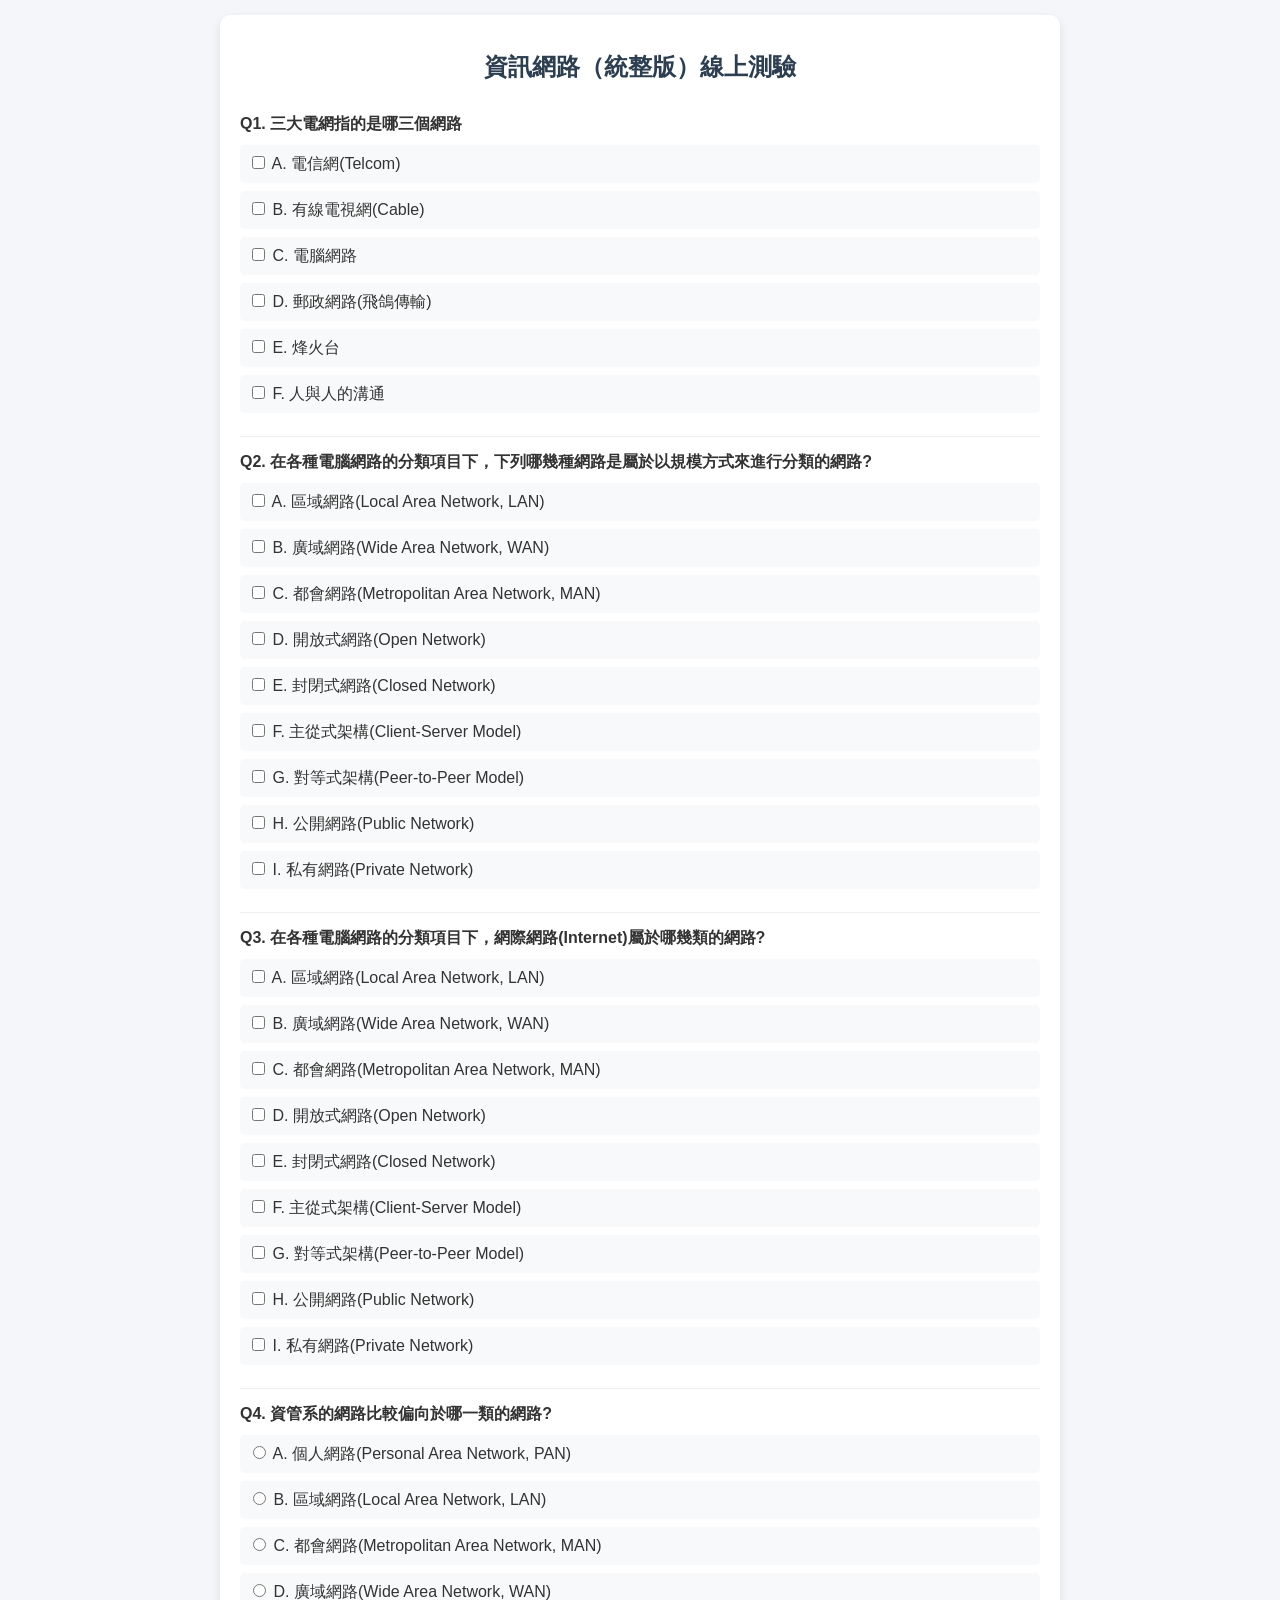
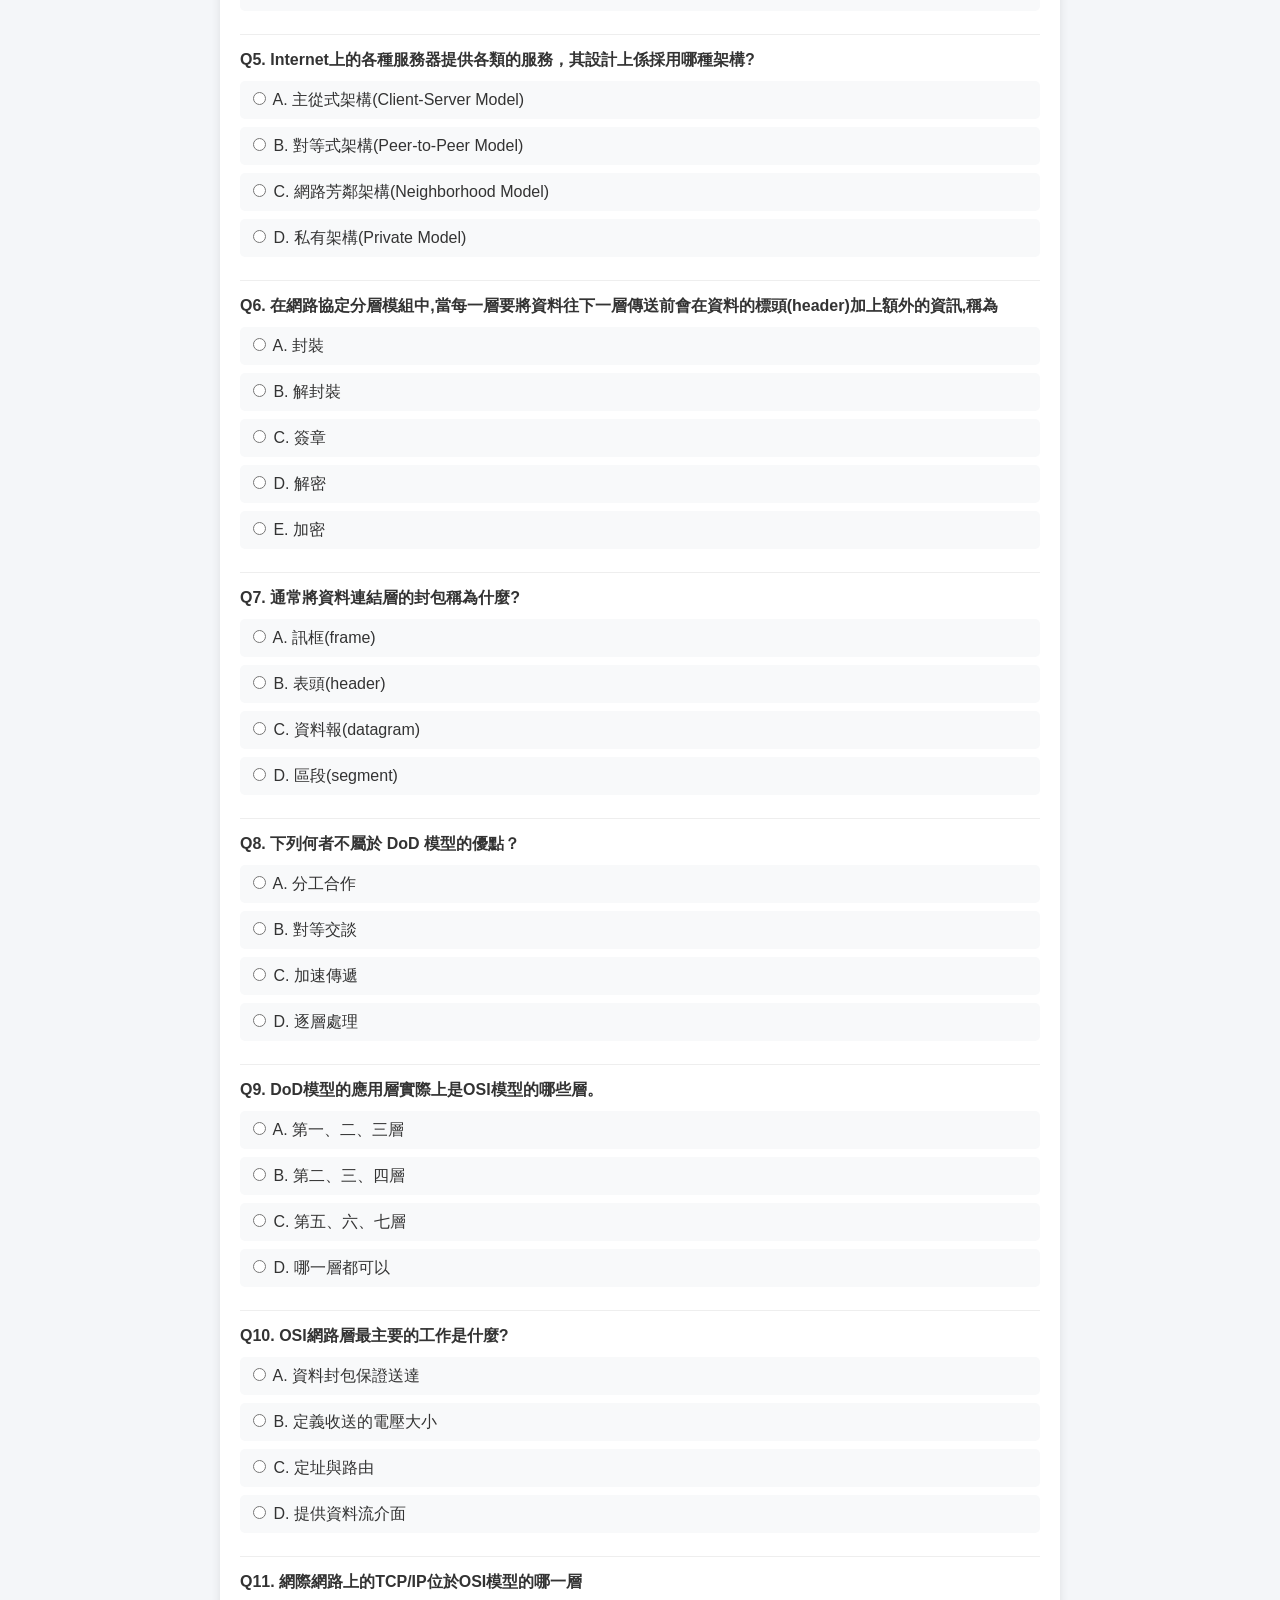
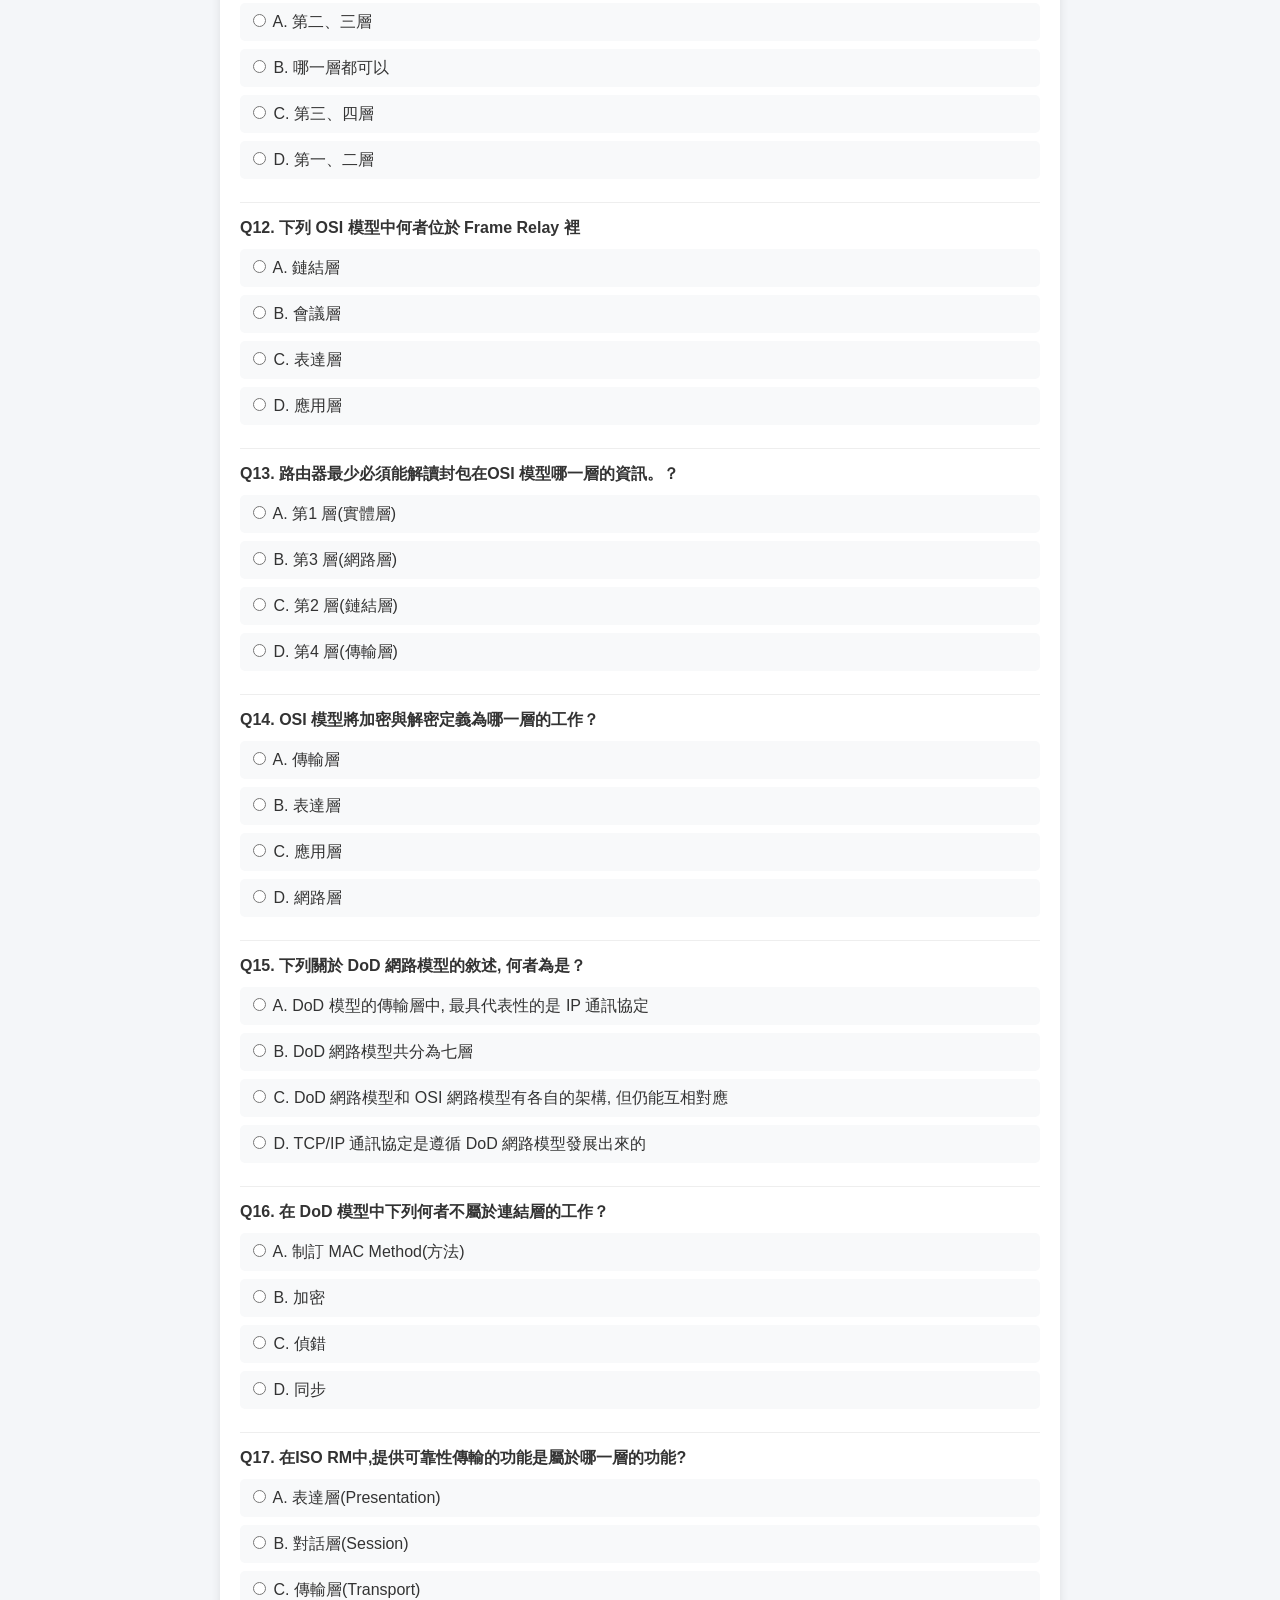
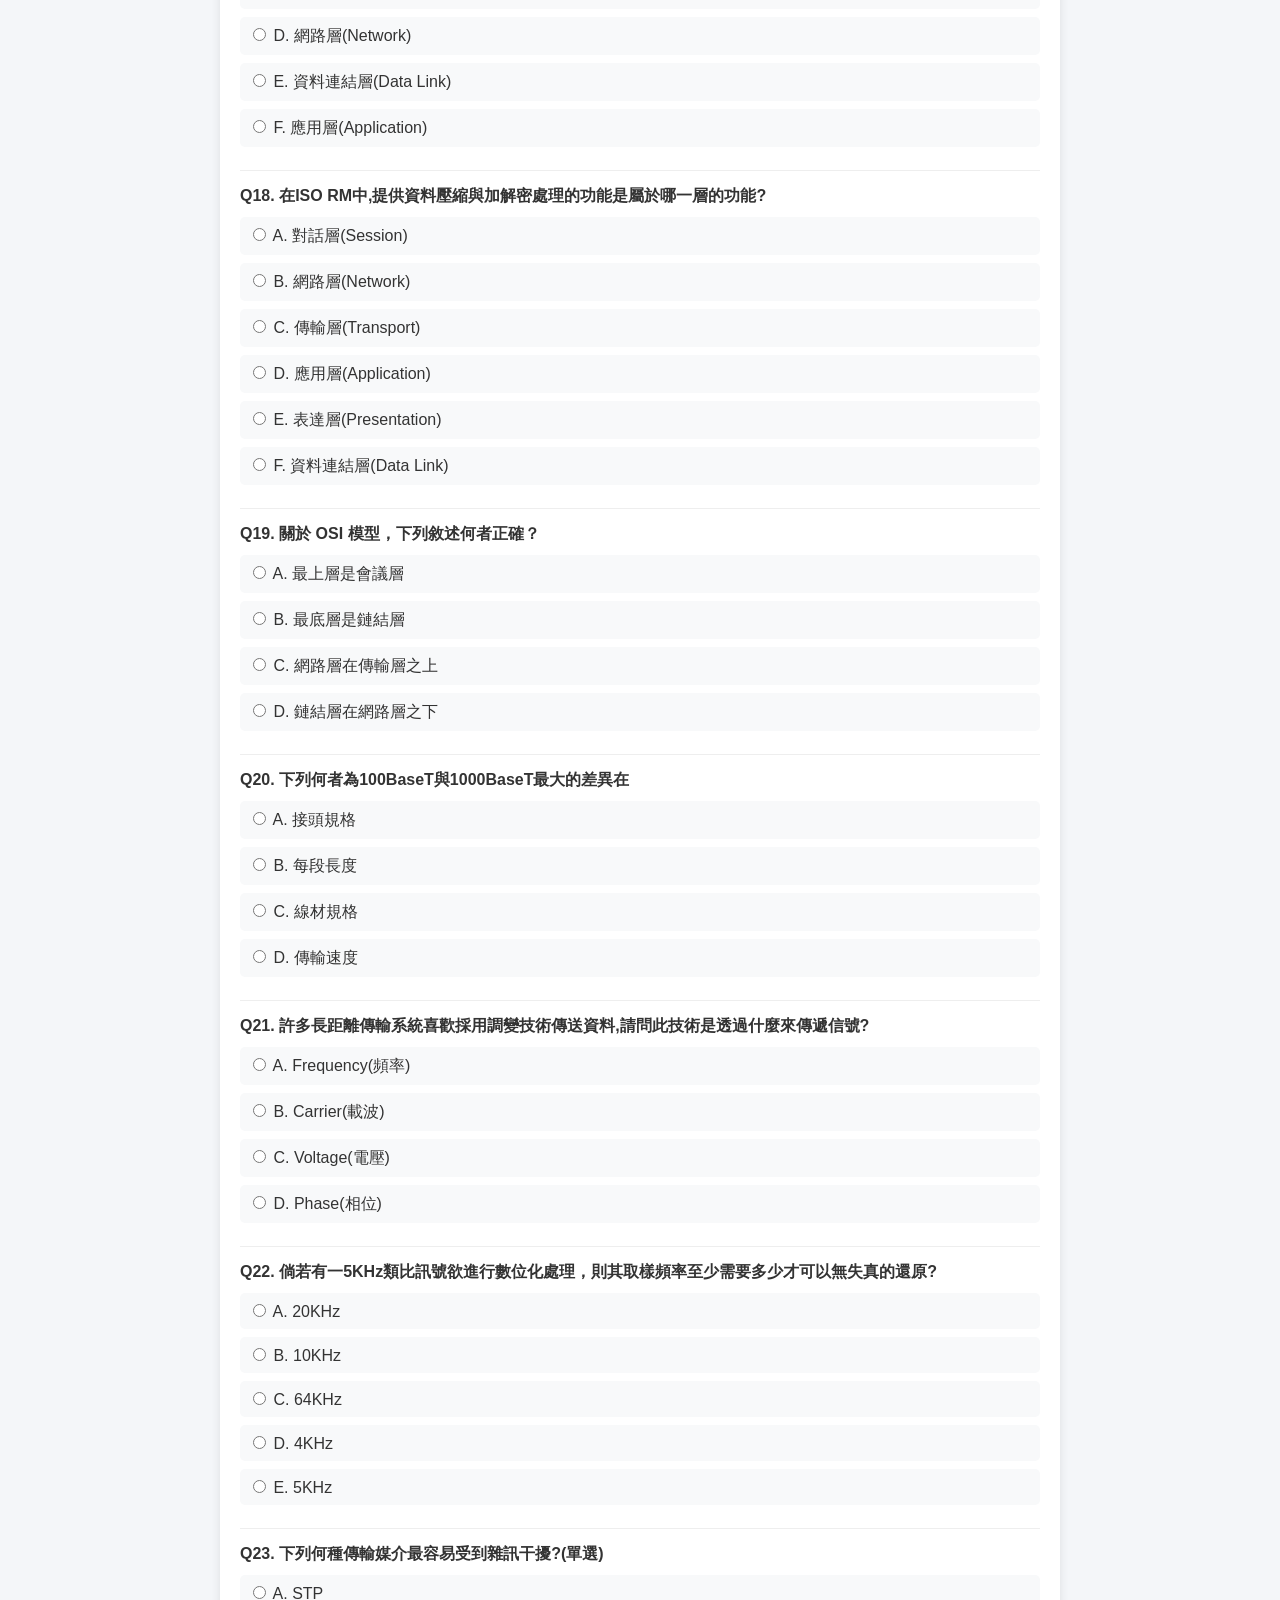
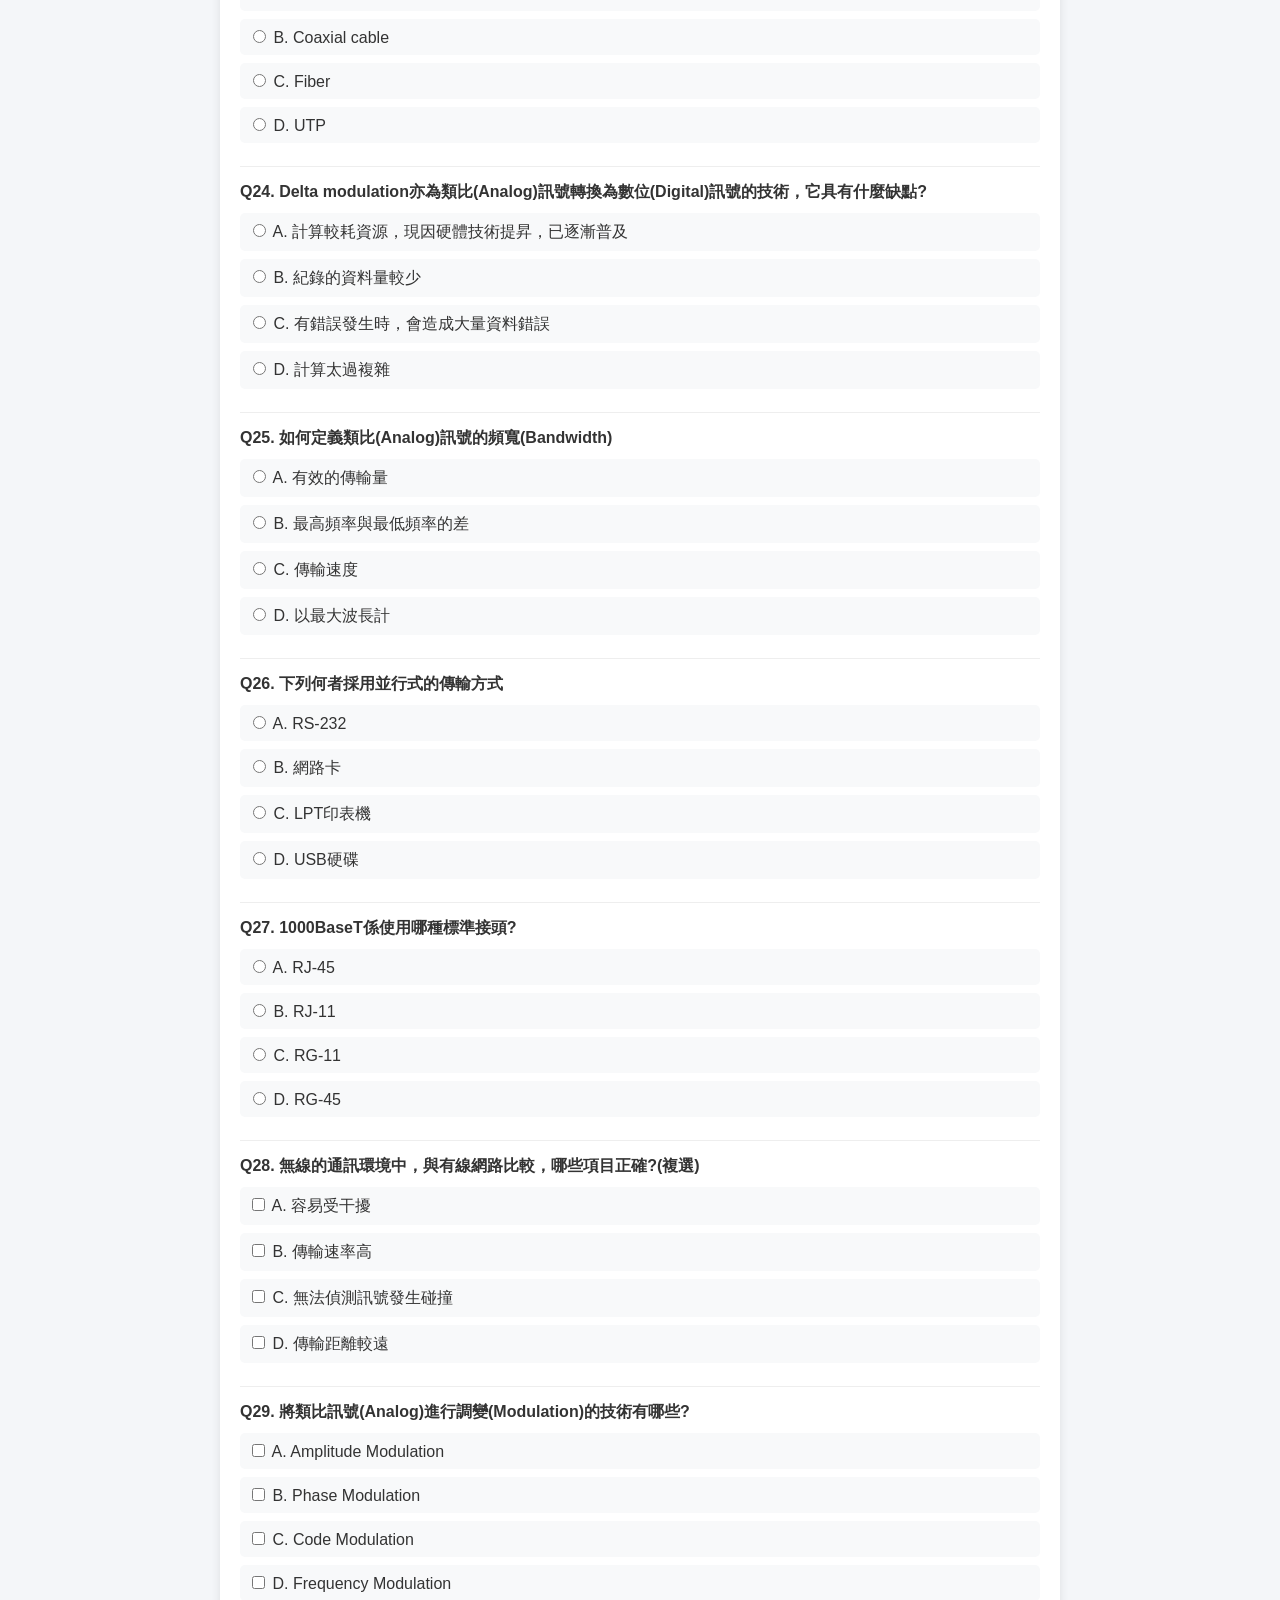
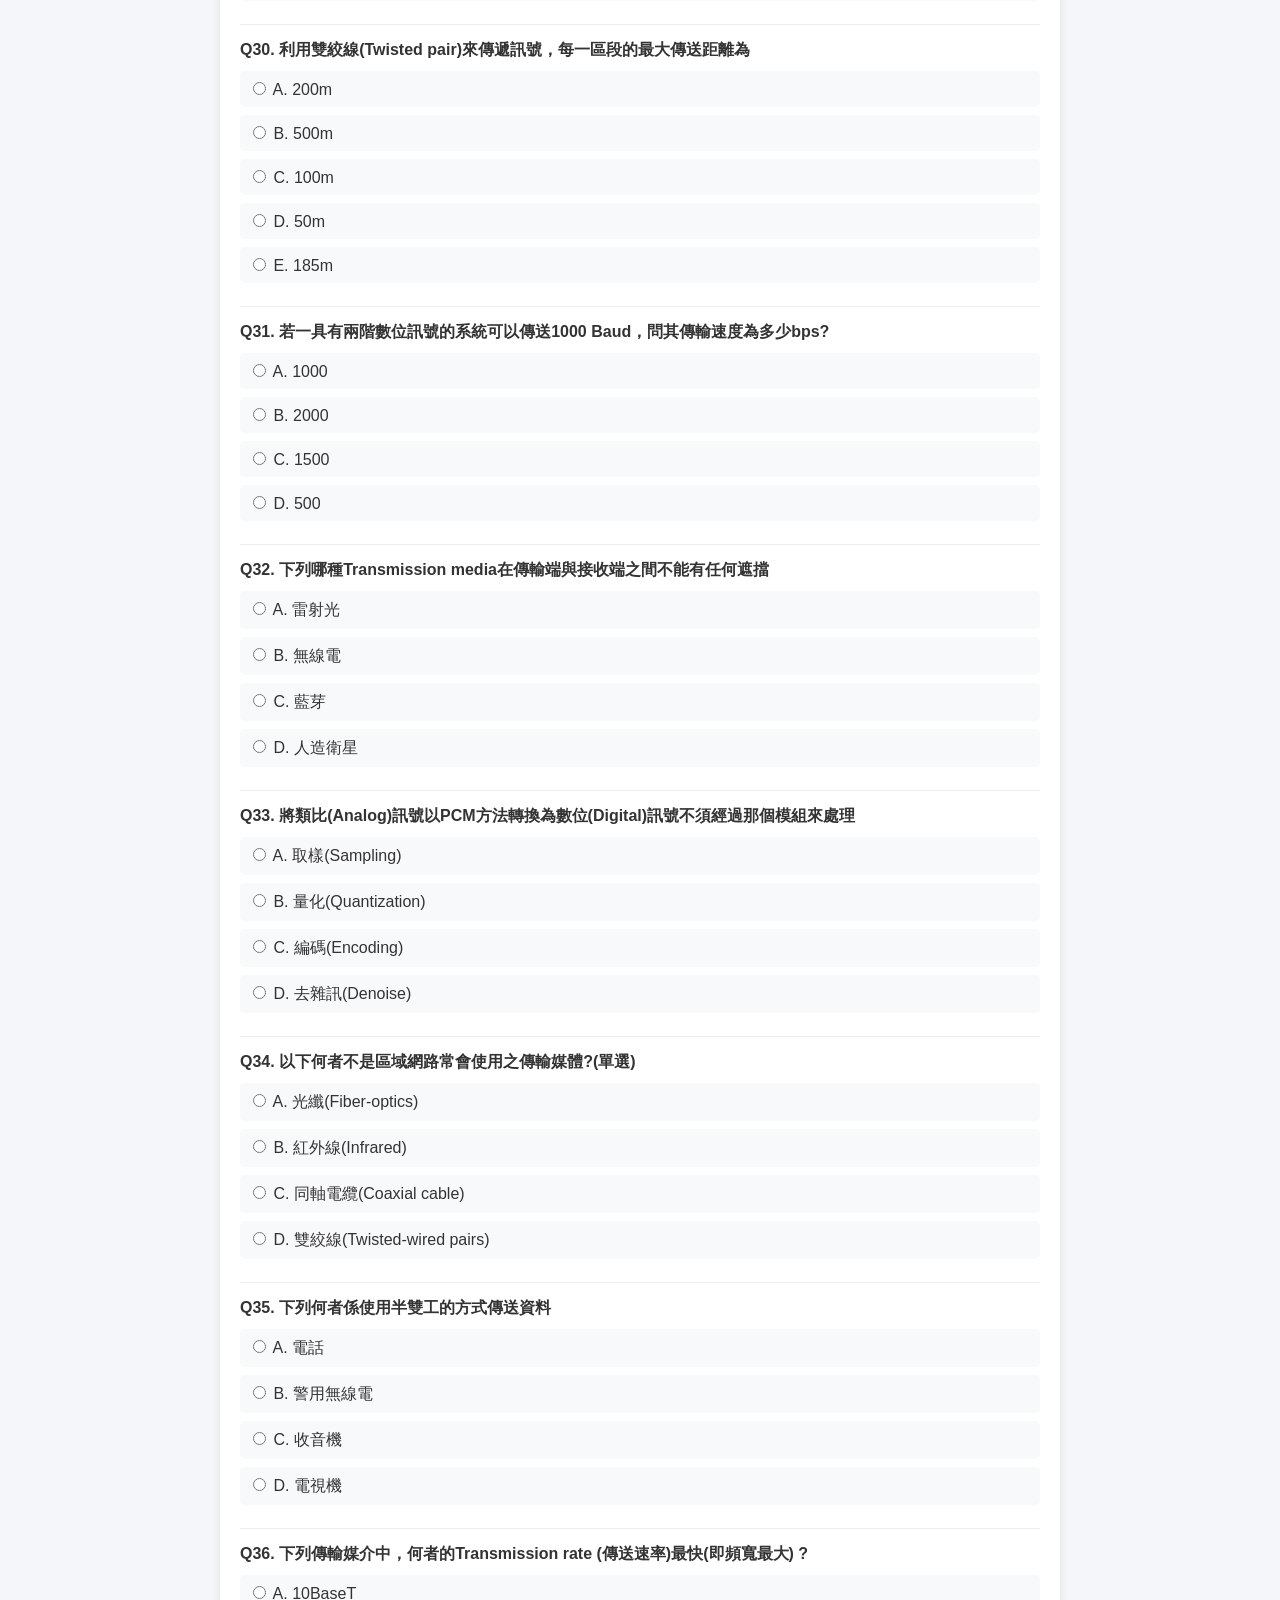
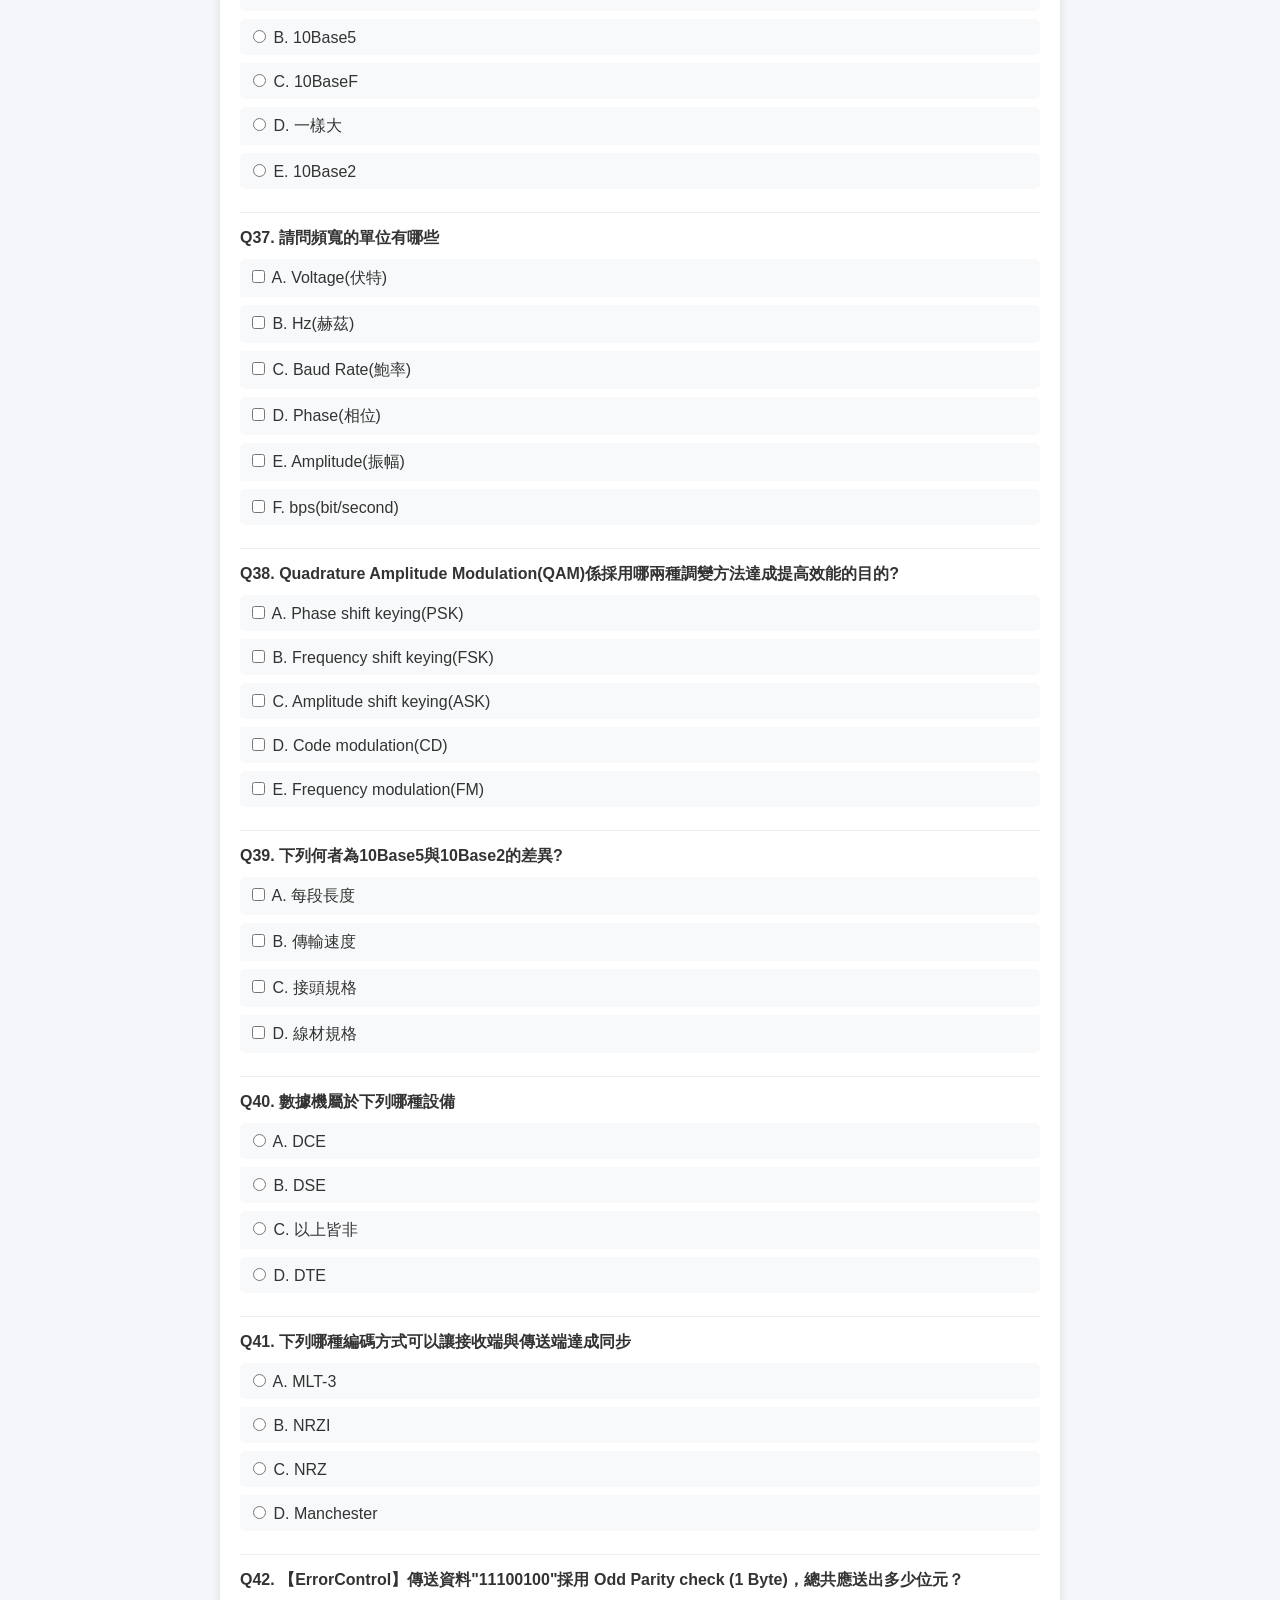
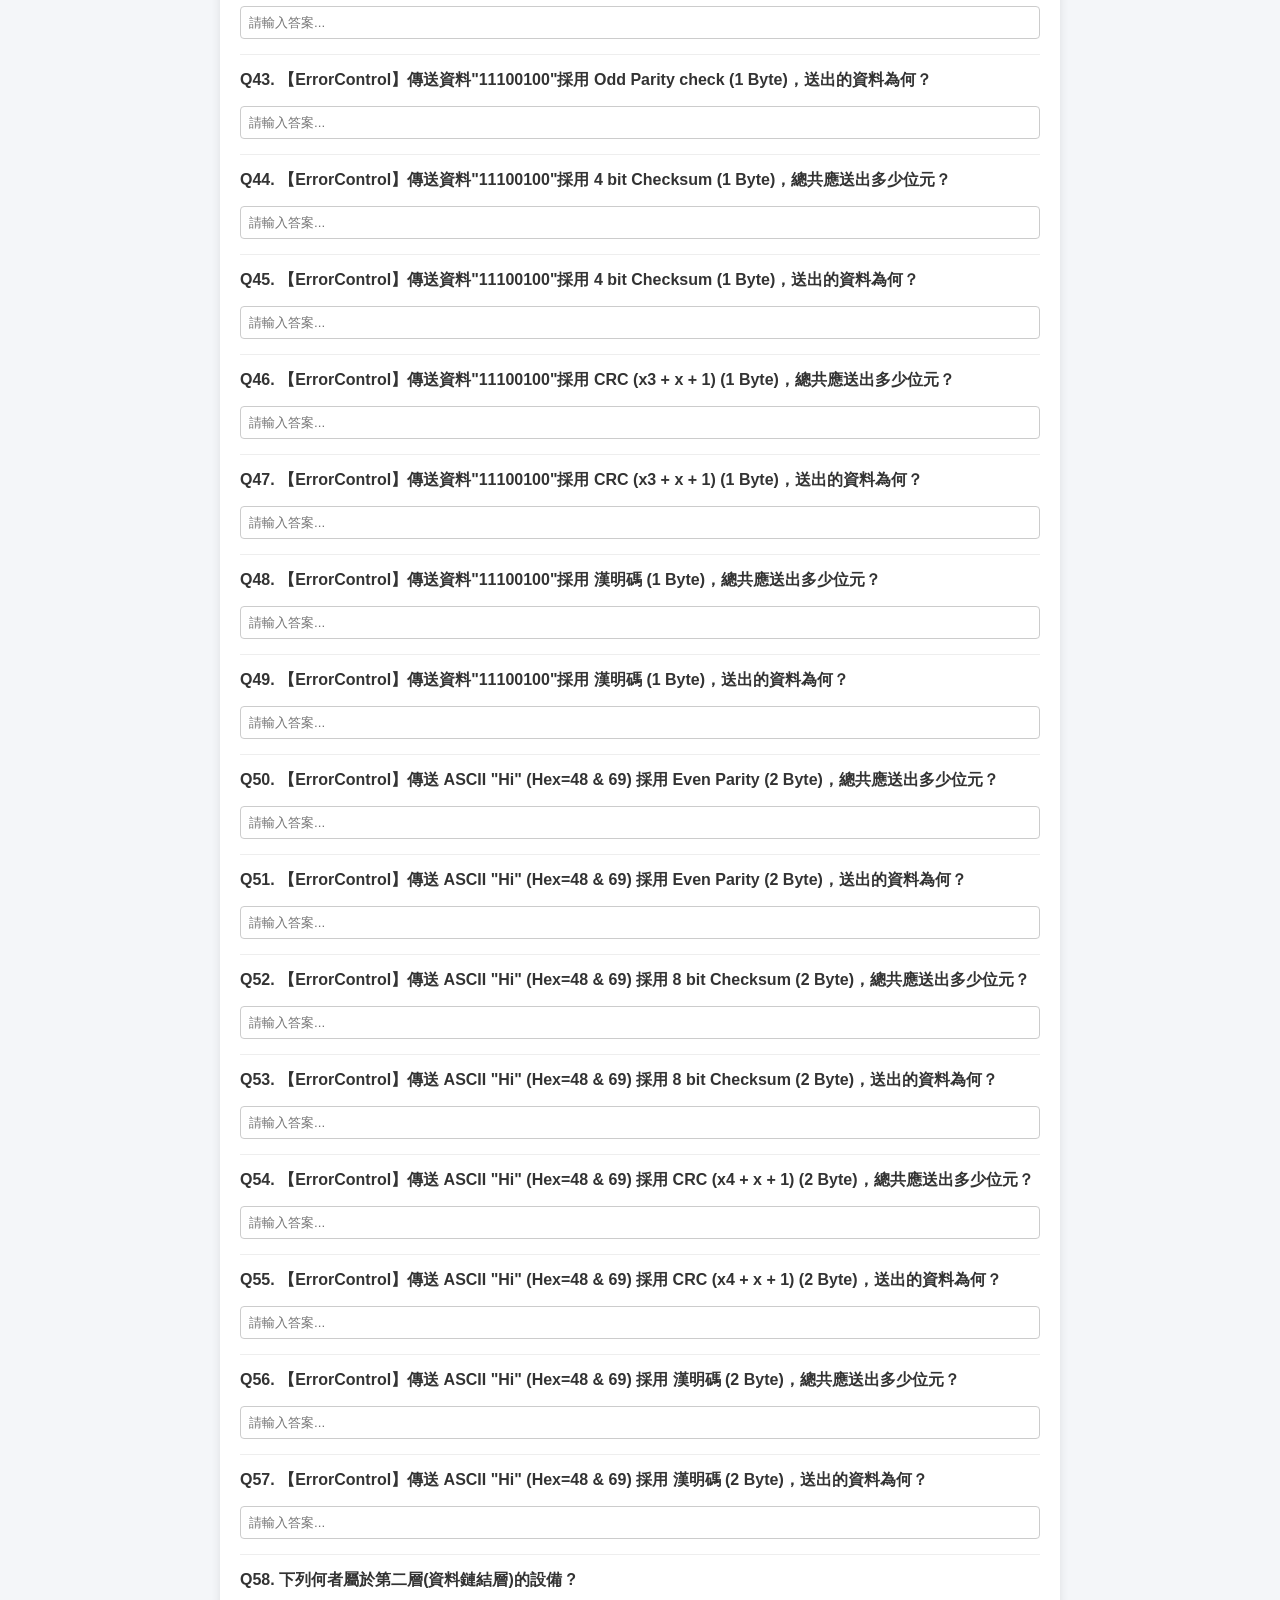
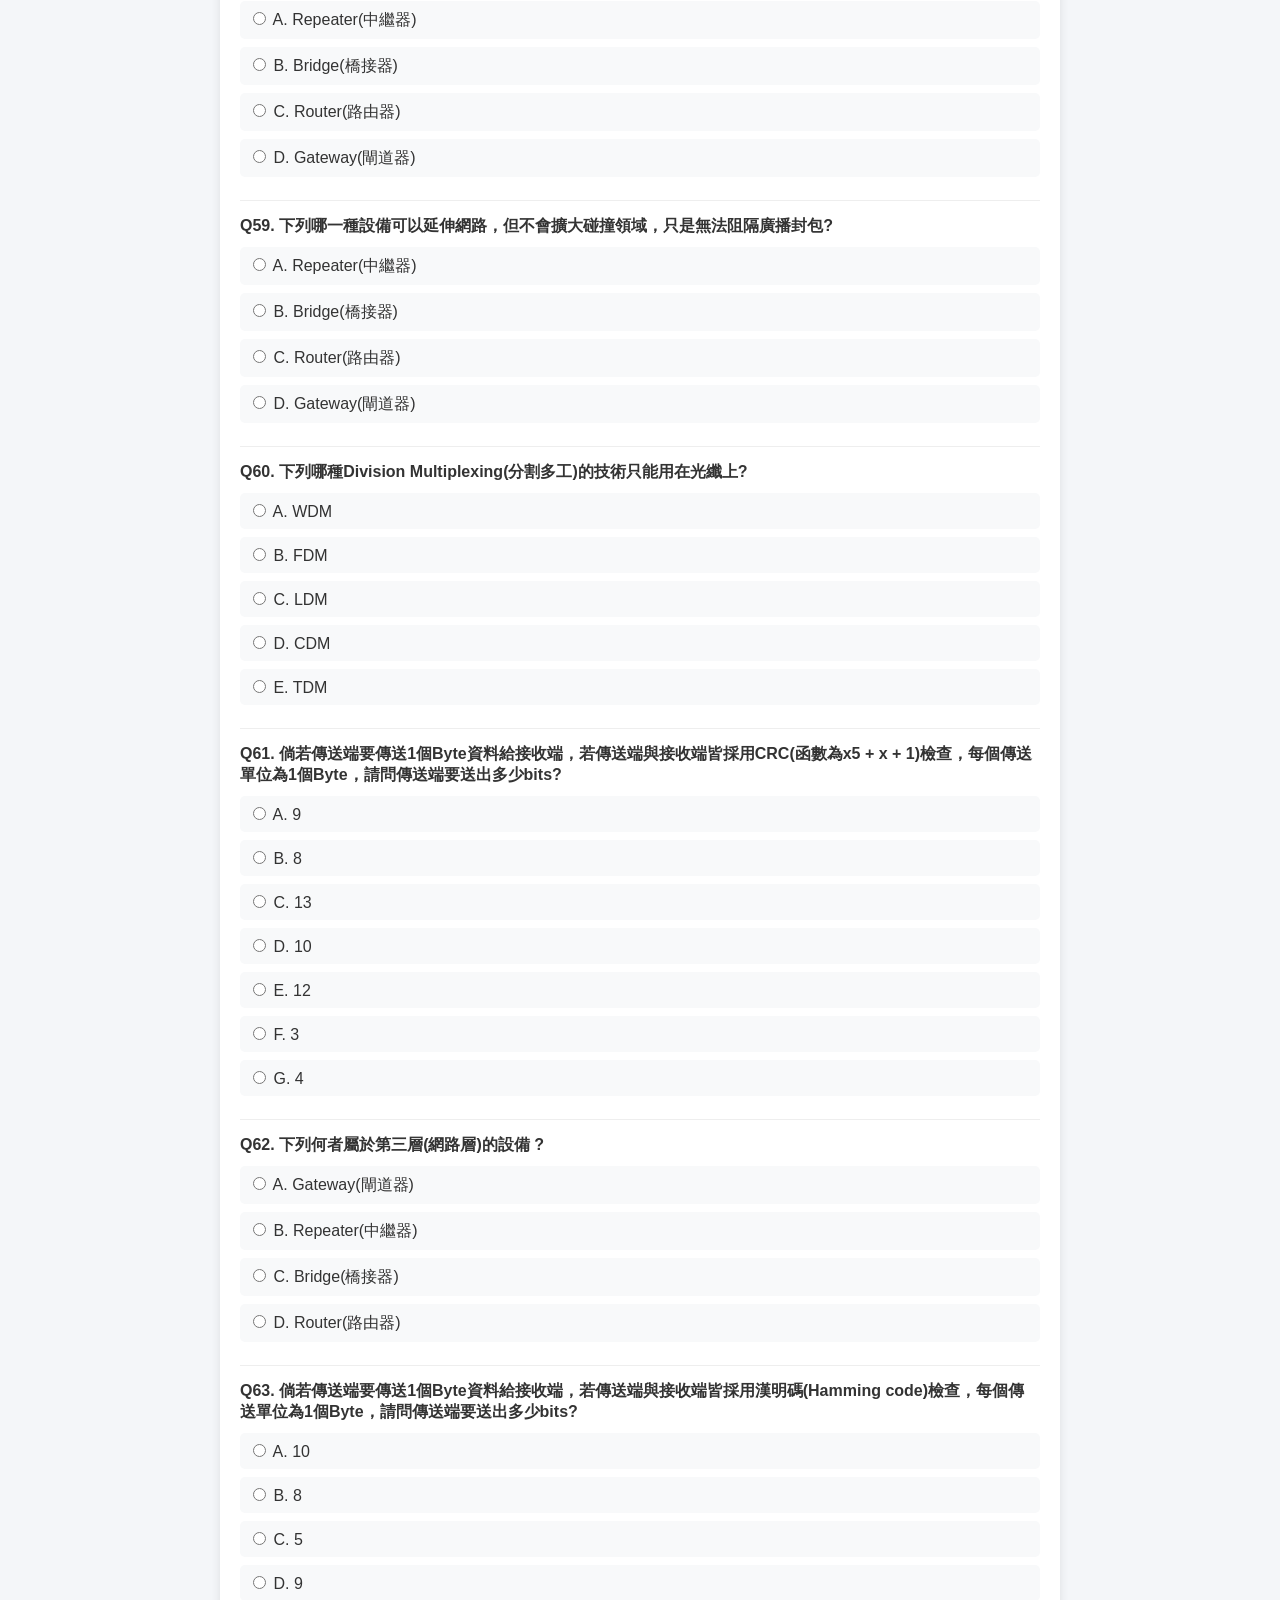
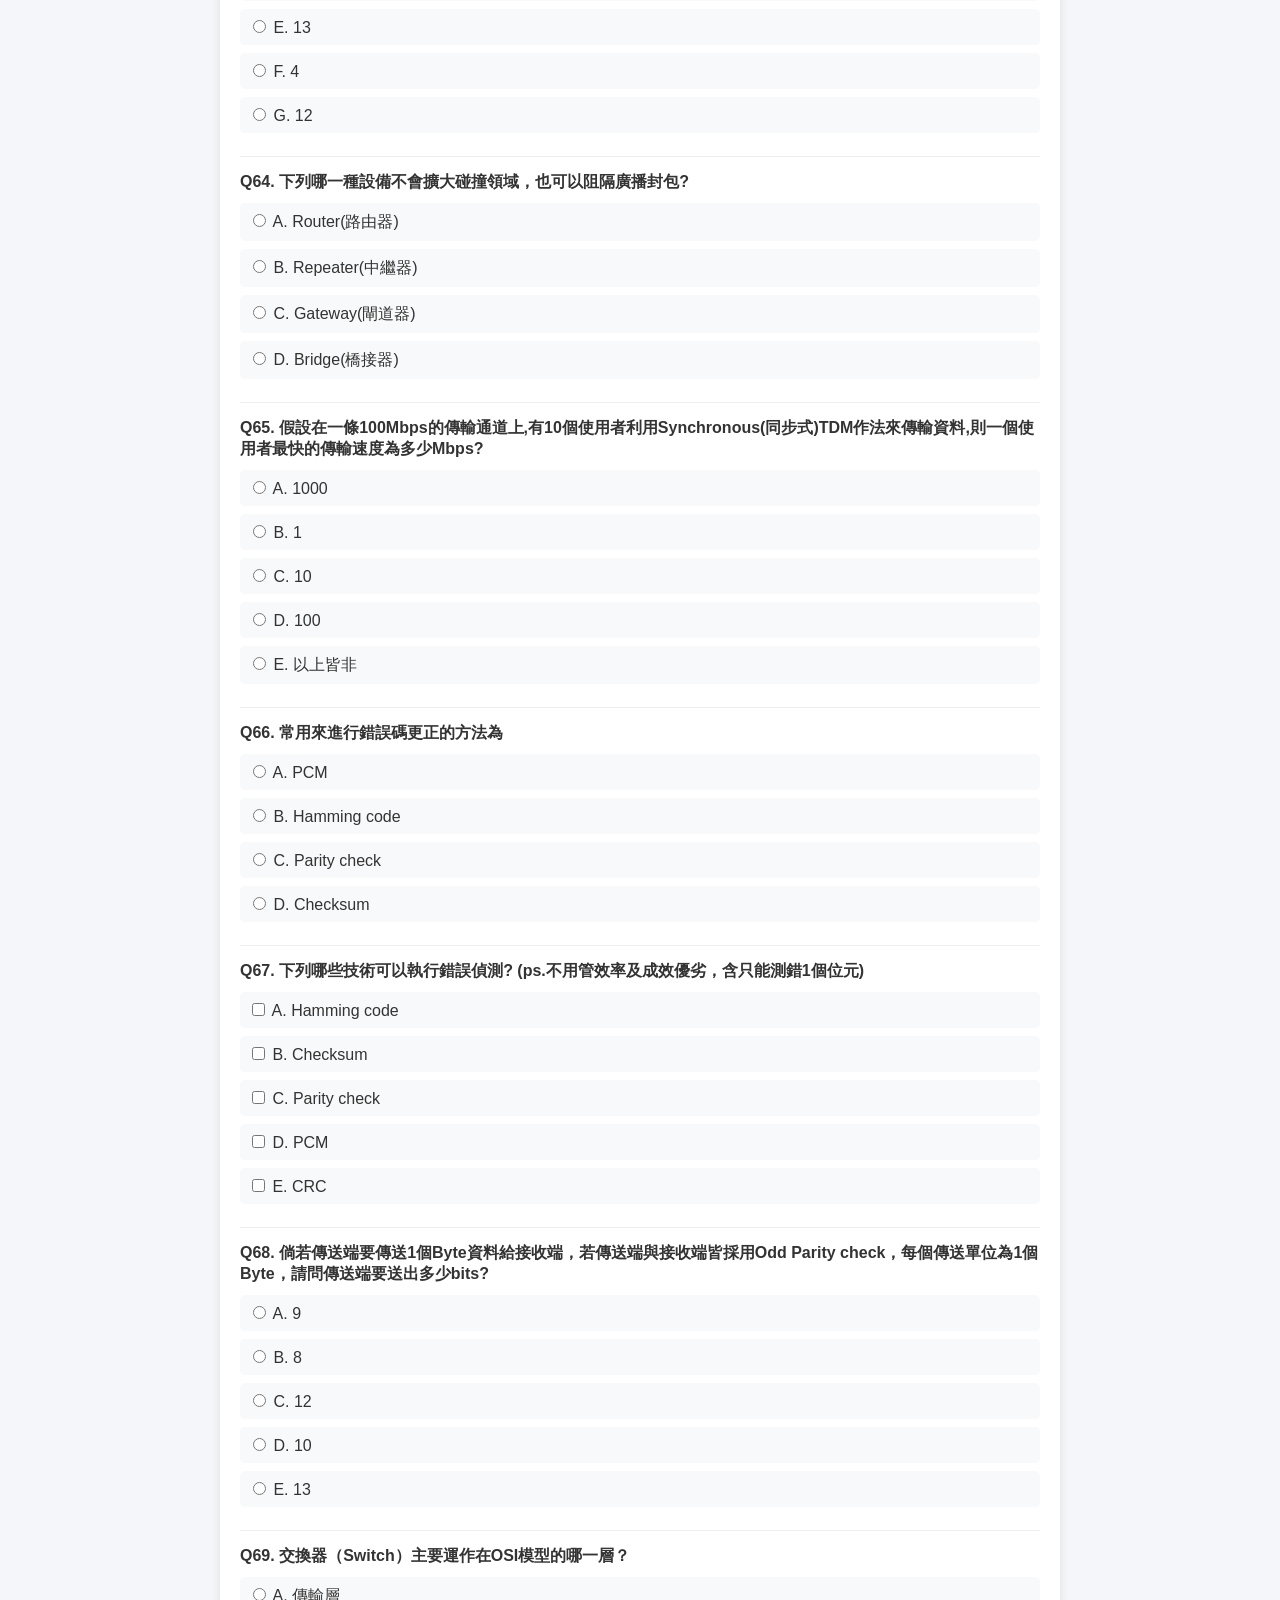
<file: index.html>
<!DOCTYPE html>
<html lang="zh-TW">
<head>
    <meta charset="UTF-8">
    <meta name="viewport" content="width=device-width, initial-scale=1.0">
    <title>資訊網路題庫</title>
    <style>
        body {
            font-family: -apple-system, BlinkMacSystemFont, "Segoe UI", Roboto, "Helvetica Neue", Arial, sans-serif;
            background-color: #f4f6f9;
            color: #333;
            margin: 0;
            padding: 15px;
        }
        .container {
            max-width: 800px;
            margin: 0 auto;
            background: #fff;
            padding: 20px;
            border-radius: 10px;
            box-shadow: 0 4px 10px rgba(0,0,0,0.1);
        }
        h1 {
            text-align: center;
            color: #2c3e50;
            font-size: 1.5rem;
        }
        .question-card {
            border-bottom: 1px solid #eee;
            padding: 15px 0;
        }
        .question-title {
            font-weight: bold;
            margin-bottom: 10px;
            font-size: 1rem;
        }
        .options label {
            display: block;
            margin: 8px 0;
            cursor: pointer;
            padding: 8px;
            border-radius: 5px;
            background: #f8f9fa;
            transition: background 0.2s;
        }
        .options label:hover {
            background: #e9ecef;
        }
        input[type="text"] {
            width: 100%;
            padding: 8px;
            box-sizing: border-box;
            margin-top: 5px;
            border: 1px solid #ccc;
            border-radius: 4px;
        }
        .submit-btn {
            display: block;
            width: 100%;
            padding: 12px;
            background: #007bff;
            color: white;
            border: none;
            font-size: 1.1rem;
            border-radius: 5px;
            cursor: pointer;
            margin-top: 20px;
        }
        .submit-btn:hover {
            background: #0056b3;
        }
        .result-box {
            margin-top: 20px;
            padding: 15px;
            background: #e2f0d9;
            border-radius: 5px;
            display: none;
        }
        .history-section {
            margin-top: 30px;
            border-top: 2px dashed #ccc;
            padding-top: 20px;
        }
        .history-item {
            background: #fdfdfd;
            border: 1px solid #ddd;
            padding: 10px 15px;
            margin-bottom: 10px;
            border-radius: 5px;
        }
        .correct { color: #28a745; font-weight: bold; }
        .wrong { color: #dc3545; font-weight: bold; }
        .ans-explain {
            font-size: 0.9rem;
            color: #666;
            margin-top: 5px;
        }
    </style>
</head>
<body>

<div class="container">
    <h1>資訊網路（統整版）線上測驗</h1>
    <form id="quizForm">
        <div id="questionsContainer"></div>
        <button type="button" class="submit-btn" onclick="submitQuiz()">交卷並檢查</button>
    </form>

    <div id="currentResult" class="result-box"></div>

    <div class="history-section">
        <h3>歷史考試紀錄</h3>
        <div id="historyContainer">尚無考試紀錄</div>
    </div>
</div>

<script>
// 完整題庫資料
const quizData = [
    {
        q: "三大電網指的是哪三個網路",
        type: "checkbox",
        options: {A: "電信網(Telcom)", B: "有線電視網(Cable)", C: "電腦網路", D: "郵政網路(飛鴿傳輸)", E: "烽火台", F: "人與人的溝通"},
        answer: ["A", "B", "C"]
    },
    {
        q: "在各種電腦網路的分類項目下，下列哪幾種網路是屬於以規模方式來進行分類的網路?",
        type: "checkbox",
        options: {A: "區域網路(Local Area Network, LAN)", B: "廣域網路(Wide Area Network, WAN)", C: "都會網路(Metropolitan Area Network, MAN)", D: "開放式網路(Open Network)", E: "封閉式網路(Closed Network)", F: "主從式架構(Client-Server Model)", G: "對等式架構(Peer-to-Peer Model)", H: "公開網路(Public Network)", I: "私有網路(Private Network)"},
        answer: ["A", "B", "C"]
    },
    {
        q: "在各種電腦網路的分類項目下，網際網路(Internet)屬於哪幾類的網路?",
        type: "checkbox",
        options: {A: "區域網路(Local Area Network, LAN)", B: "廣域網路(Wide Area Network, WAN)", C: "都會網路(Metropolitan Area Network, MAN)", D: "開放式網路(Open Network)", E: "封閉式網路(Closed Network)", F: "主從式架構(Client-Server Model)", G: "對等式架構(Peer-to-Peer Model)", H: "公開網路(Public Network)", I: "私有網路(Private Network)"},
        answer: ["B", "D", "F"]
    },
    {
        q: "資管系的網路比較偏向於哪一類的網路?",
        type: "radio",
        options: {A: "個人網路(Personal Area Network, PAN)", B: "區域網路(Local Area Network, LAN)", C: "都會網路(Metropolitan Area Network, MAN)", D: "廣域網路(Wide Area Network, WAN)"},
        answer: ["B"]
    },
    {
        q: "Internet上的各種服務器提供各類的服務，其設計上係採用哪種架構?",
        type: "radio",
        options: {A: "主從式架構(Client-Server Model)", B: "對等式架構(Peer-to-Peer Model)", C: "網路芳鄰架構(Neighborhood Model)", D: "私有架構(Private Model)"},
        answer: ["A"]
    },
    {
        q: "在網路協定分層模組中,當每一層要將資料往下一層傳送前會在資料的標頭(header)加上額外的資訊,稱為",
        type: "radio",
        options: {A: "封裝", B: "解封裝", C: "簽章", D: "解密", E: "加密"},
        answer: ["A"]
    },
    {
        q: "通常將資料連結層的封包稱為什麼?",
        type: "radio",
        options: {A: "訊框(frame)", B: "表頭(header)", C: "資料報(datagram)", D: "區段(segment)"},
        answer: ["A"]
    },
    {
        q: "下列何者不屬於 DoD 模型的優點？",
        type: "radio",
        options: {A: "分工合作", B: "對等交談", C: "加速傳遞", D: "逐層處理"},
        answer: ["C"]
    },
    {
        q: "DoD模型的應用層實際上是OSI模型的哪些層。",
        type: "radio",
        options: {A: "第一、二、三層", B: "第二、三、四層", C: "第五、六、七層", D: "哪一層都可以"},
        answer: ["C"]
    },
    {
        q: "OSI網路層最主要的工作是什麼?",
        type: "radio",
        options: {A: "資料封包保證送達", B: "定義收送的電壓大小", C: "定址與路由", D: "提供資料流介面"},
        answer: ["C"]
    },
    {
        q: "網際網路上的TCP/IP位於OSI模型的哪一層",
        type: "radio",
        options: {A: "第二、三層", B: "哪一層都可以", C: "第三、四層", D: "第一、二層"},
        answer: ["C"]
    },
    {
        q: "下列 OSI 模型中何者位於 Frame Relay 裡",
        type: "radio",
        options: {A: "鏈結層", B: "會議層", C: "表達層", D: "應用層"},
        answer: ["A"]
    },
    {
        q: "路由器最少必須能解讀封包在OSI 模型哪一層的資訊。？",
        type: "radio",
        options: {A: "第1 層(實體層)", B: "第3 層(網路層)", C: "第2 層(鏈結層)", D: "第4 層(傳輸層)"},
        answer: ["B"]
    },
    {
        q: "OSI 模型將加密與解密定義為哪一層的工作？",
        type: "radio",
        options: {A: "傳輸層", B: "表達層", C: "應用層", D: "網路層"},
        answer: ["B"]
    },
    {
        q: "下列關於 DoD 網路模型的敘述, 何者為是？",
        type: "radio",
        options: {A: "DoD 模型的傳輸層中, 最具代表性的是 IP 通訊協定", B: "DoD 網路模型共分為七層", C: "DoD 網路模型和 OSI 網路模型有各自的架構, 但仍能互相對應", D: "TCP/IP 通訊協定是遵循 DoD 網路模型發展出來的"},
        answer: ["C"]
    },
    {
        q: "在 DoD 模型中下列何者不屬於連結層的工作？",
        type: "radio",
        options: {A: "制訂 MAC Method(方法)", B: "加密", C: "偵錯", D: "同步"},
        answer: ["B"]
    },
    {
        q: "在ISO RM中,提供可靠性傳輸的功能是屬於哪一層的功能?",
        type: "radio",
        options: {A: "表達層(Presentation)", B: "對話層(Session)", C: "傳輸層(Transport)", D: "網路層(Network)", E: "資料連結層(Data Link)", F: "應用層(Application)"},
        answer: ["C"]
    },
    {
        q: "在ISO RM中,提供資料壓縮與加解密處理的功能是屬於哪一層的功能?",
        type: "radio",
        options: {A: "對話層(Session)", B: "網路層(Network)", C: "傳輸層(Transport)", D: "應用層(Application)", E: "表達層(Presentation)", F: "資料連結層(Data Link)"},
        answer: ["E"]
    },
    {
        q: "關於 OSI 模型，下列敘述何者正確？",
        type: "radio",
        options: {A: "最上層是會議層", B: "最底層是鏈結層", C: "網路層在傳輸層之上", D: "鏈結層在網路層之下"},
        answer: ["D"]
    },
    {
        q: "下列何者為100BaseT與1000BaseT最大的差異在",
        type: "radio",
        options: {A: "接頭規格", B: "每段長度", C: "線材規格", D: "傳輸速度"},
        answer: ["D"]
    },
    {
        q: "許多長距離傳輸系統喜歡採用調變技術傳送資料,請問此技術是透過什麼來傳遞信號?",
        type: "radio",
        options: {A: "Frequency(頻率)", B: "Carrier(載波)", C: "Voltage(電壓)", D: "Phase(相位)"},
        answer: ["B"]
    },
    {
        q: "倘若有一5KHz類比訊號欲進行數位化處理，則其取樣頻率至少需要多少才可以無失真的還原?",
        type: "radio",
        options: {A: "20KHz", B: "10KHz", C: "64KHz", D: "4KHz", E: "5KHz"},
        answer: ["B"]
    },
    {
        q: "下列何種傳輸媒介最容易受到雜訊干擾?(單選)",
        type: "radio",
        options: {A: "STP", B: "Coaxial cable", C: "Fiber", D: "UTP"},
        answer: ["D"]
    },
    {
        q: "Delta modulation亦為類比(Analog)訊號轉換為數位(Digital)訊號的技術，它具有什麼缺點?",
        type: "radio",
        options: {A: "計算較耗資源，現因硬體技術提昇，已逐漸普及", B: "紀錄的資料量較少", C: "有錯誤發生時，會造成大量資料錯誤", D: "計算太過複雜"},
        answer: ["C"]
    },
    {
        q: "如何定義類比(Analog)訊號的頻寬(Bandwidth)",
        type: "radio",
        options: {A: "有效的傳輸量", B: "最高頻率與最低頻率的差", C: "傳輸速度", D: "以最大波長計"},
        answer: ["B"]
    },
    {
        q: "下列何者採用並行式的傳輸方式",
        type: "radio",
        options: {A: "RS-232", B: "網路卡", C: "LPT印表機", D: "USB硬碟"},
        answer: ["C"]
    },
    {
        q: "1000BaseT係使用哪種標準接頭?",
        type: "radio",
        options: {A: "RJ-45", B: "RJ-11", C: "RG-11", D: "RG-45"},
        answer: ["A"]
    },
    {
        q: "無線的通訊環境中，與有線網路比較，哪些項目正確?(複選)",
        type: "checkbox",
        options: {A: "容易受干擾", B: "傳輸速率高", C: "無法偵測訊號發生碰撞", D: "傳輸距離較遠"},
        answer: ["A", "C"]
    },
    {
        q: "將類比訊號(Analog)進行調變(Modulation)的技術有哪些?",
        type: "checkbox",
        options: {A: "Amplitude Modulation", B: "Phase Modulation", C: "Code Modulation", D: "Frequency Modulation"},
        answer: ["A", "B", "D"]
    },
    {
        q: "利用雙絞線(Twisted pair)來傳遞訊號，每一區段的最大傳送距離為",
        type: "radio",
        options: {A: "200m", B: "500m", C: "100m", D: "50m", E: "185m"},
        answer: ["C"]
    },
    {
        q: "若一具有兩階數位訊號的系統可以傳送1000 Baud，問其傳輸速度為多少bps?",
        type: "radio",
        options: {A: "1000", B: "2000", C: "1500", D: "500"},
        answer: ["A"]
    },
    {
        q: "下列哪種Transmission media在傳輸端與接收端之間不能有任何遮擋",
        type: "radio",
        options: {A: "雷射光", B: "無線電", C: "藍芽", D: "人造衛星"},
        answer: ["A"]
    },
    {
        q: "將類比(Analog)訊號以PCM方法轉換為數位(Digital)訊號不須經過那個模組來處理",
        type: "radio",
        options: {A: "取樣(Sampling)", B: "量化(Quantization)", C: "編碼(Encoding)", D: "去雜訊(Denoise)"},
        answer: ["D"]
    },
    {
        q: "以下何者不是區域網路常會使用之傳輸媒體?(單選)",
        type: "radio",
        options: {A: "光纖(Fiber-optics)", B: "紅外線(Infrared)", C: "同軸電纜(Coaxial cable)", D: "雙絞線(Twisted-wired pairs)"},
        answer: ["B"]
    },
    {
        q: "下列何者係使用半雙工的方式傳送資料",
        type: "radio",
        options: {A: "電話", B: "警用無線電", C: "收音機", D: "電視機"},
        answer: ["B"]
    },
    {
        q: "下列傳輸媒介中，何者的Transmission rate (傳送速率)最快(即頻寬最大) ?",
        type: "radio",
        options: {A: "10BaseT", B: "10Base5", C: "10BaseF", D: "一樣大", E: "10Base2"},
        answer: ["D"]
    },
    {
        q: "請問頻寬的單位有哪些",
        type: "checkbox",
        options: {A: "Voltage(伏特)", B: "Hz(赫茲)", C: "Baud Rate(鮑率)", D: "Phase(相位)", E: "Amplitude(振幅)", F: "bps(bit/second)"},
        answer: ["B", "C", "F"]
    },
    {
        q: "Quadrature Amplitude Modulation(QAM)係採用哪兩種調變方法達成提高效能的目的?",
        type: "checkbox",
        options: {A: "Phase shift keying(PSK)", B: "Frequency shift keying(FSK)", C: "Amplitude shift keying(ASK)", D: "Code modulation(CD)", E: "Frequency modulation(FM)"},
        answer: ["A", "C"]
    },
    {
        q: "下列何者為10Base5與10Base2的差異?",
        type: "checkbox",
        options: {A: "每段長度", B: "傳輸速度", C: "接頭規格", D: "線材規格"},
        answer: ["A", "C", "D"]
    },
    {
        q: "數據機屬於下列哪種設備",
        type: "radio",
        options: {A: "DCE", B: "DSE", C: "以上皆非", D: "DTE"},
        answer: ["A"]
    },
    {
        q: "下列哪種編碼方式可以讓接收端與傳送端達成同步",
        type: "radio",
        options: {A: "MLT-3", B: "NRZI", C: "NRZ", D: "Manchester"},
        answer: ["D"]
    },
    // 簡答/計算題轉化為填空
    {
        q: "【ErrorControl】傳送資料\"11100100\"採用 Odd Parity check (1 Byte)，總共應送出多少位元？",
        type: "text",
        answer: "9"
    },
    {
        q: "【ErrorControl】傳送資料\"11100100\"採用 Odd Parity check (1 Byte)，送出的資料為何？",
        type: "text",
        answer: "111001001"
    },
    {
        q: "【ErrorControl】傳送資料\"11100100\"採用 4 bit Checksum (1 Byte)，總共應送出多少位元？",
        type: "text",
        answer: "12"
    },
    {
        q: "【ErrorControl】傳送資料\"11100100\"採用 4 bit Checksum (1 Byte)，送出的資料為何？",
        type: "text",
        answer: "111001001100"
    },
    {
        q: "【ErrorControl】傳送資料\"11100100\"採用 CRC (x3 + x + 1) (1 Byte)，總共應送出多少位元？",
        type: "text",
        answer: "11"
    },
    {
        q: "【ErrorControl】傳送資料\"11100100\"採用 CRC (x3 + x + 1) (1 Byte)，送出的資料為何？",
        type: "text",
        answer: "11100100010"
    },
    {
        q: "【ErrorControl】傳送資料\"11100100\"採用 漢明碼 (1 Byte)，總共應送出多少位元？",
        type: "text",
        answer: "12"
    },
    {
        q: "【ErrorControl】傳送資料\"11100100\"採用 漢明碼 (1 Byte)，送出的資料為何？",
        type: "text",
        answer: "111010100011"
    },
    {
        q: "【ErrorControl】傳送 ASCII \"Hi\" (Hex=48 & 69) 採用 Even Parity (2 Byte)，總共應送出多少位元？",
        type: "text",
        answer: "17"
    },
    {
        q: "【ErrorControl】傳送 ASCII \"Hi\" (Hex=48 & 69) 採用 Even Parity (2 Byte)，送出的資料為何？",
        type: "text",
        answer: "01001000011010010"
    },
    {
        q: "【ErrorControl】傳送 ASCII \"Hi\" (Hex=48 & 69) 採用 8 bit Checksum (2 Byte)，總共應送出多少位元？",
        type: "text",
        answer: "24"
    },
    {
        q: "【ErrorControl】傳送 ASCII \"Hi\" (Hex=48 & 69) 採用 8 bit Checksum (2 Byte)，送出的資料為何？",
        type: "text",
        answer: "010010000110100101001110"
    },
    {
        q: "【ErrorControl】傳送 ASCII \"Hi\" (Hex=48 & 69) 採用 CRC (x4 + x + 1) (2 Byte)，總共應送出多少位元？",
        type: "text",
        answer: "20"
    },
    {
        q: "【ErrorControl】傳送 ASCII \"Hi\" (Hex=48 & 69) 採用 CRC (x4 + x + 1) (2 Byte)，送出的資料為何？",
        type: "text",
        answer: "01001000011010011100"
    },
    {
        q: "【ErrorControl】傳送 ASCII \"Hi\" (Hex=48 & 69) 採用 漢明碼 (2 Byte)，總共應送出多少位元？",
        type: "text",
        answer: "21"
    },
    {
        q: "【ErrorControl】傳送 ASCII \"Hi\" (Hex=48 & 69) 採用 漢明碼 (2 Byte)，送出的資料為何？",
        type: "text",
        answer: "010010000011001000100"
    },
    {
        q: "下列何者屬於第二層(資料鏈結層)的設備 ?",
        type: "radio",
        options: {A: "Repeater(中繼器)", B: "Bridge(橋接器)", C: "Router(路由器)", D: "Gateway(閘道器)"},
        answer: ["B"]
    },
    {
        q: "下列哪一種設備可以延伸網路，但不會擴大碰撞領域，只是無法阻隔廣播封包?",
        type: "radio",
        options: {A: "Repeater(中繼器)", B: "Bridge(橋接器)", C: "Router(路由器)", D: "Gateway(閘道器)"},
        answer: ["B"]
    },
    {
        q: "下列哪種Division Multiplexing(分割多工)的技術只能用在光纖上?",
        type: "radio",
        options: {A: "WDM", B: "FDM", C: "LDM", D: "CDM", E: "TDM"},
        answer: ["A"]
    },
    {
        q: "倘若傳送端要傳送1個Byte資料給接收端，若傳送端與接收端皆採用CRC(函數為x5 + x + 1)檢查，每個傳送單位為1個Byte，請問傳送端要送出多少bits?",
        type: "radio",
        options: {A: "9", B: "8", C: "13", D: "10", E: "12", F: "3", G: "4"},
        answer: ["C"]
    },
    {
        q: "下列何者屬於第三層(網路層)的設備 ?",
        type: "radio",
        options: {A: "Gateway(閘道器)", B: "Repeater(中繼器)", C: "Bridge(橋接器)", D: "Router(路由器)"},
        answer: ["D"]
    },
    {
        q: "倘若傳送端要傳送1個Byte資料給接收端，若傳送端與接收端皆採用漢明碼(Hamming code)檢查，每個傳送單位為1個Byte，請問傳送端要送出多少bits?",
        type: "radio",
        options: {A: "10", B: "8", C: "5", D: "9", E: "13", F: "4", G: "12"},
        answer: ["G"]
    },
    {
        q: "下列哪一種設備不會擴大碰撞領域，也可以阻隔廣播封包?",
        type: "radio",
        options: {A: "Router(路由器)", B: "Repeater(中繼器)", C: "Gateway(閘道器)", D: "Bridge(橋接器)"},
        answer: ["A"]
    },
    {
        q: "假設在一條100Mbps的傳輸通道上,有10個使用者利用Synchronous(同步式)TDM作法來傳輸資料,則一個使用者最快的傳輸速度為多少Mbps?",
        type: "radio",
        options: {A: "1000", B: "1", C: "10", D: "100", E: "以上皆非"},
        answer: ["C"]
    },
    {
        q: "常用來進行錯誤碼更正的方法為",
        type: "radio",
        options: {A: "PCM", B: "Hamming code", C: "Parity check", D: "Checksum"},
        answer: ["B"]
    },
    {
        q: "下列哪些技術可以執行錯誤偵測? (ps.不用管效率及成效優劣，含只能測錯1個位元)",
        type: "checkbox",
        options: {A: "Hamming code", B: "Checksum", C: "Parity check", D: "PCM", E: "CRC"},
        answer: ["A", "B", "C", "E"]
    },
    {
        q: "倘若傳送端要傳送1個Byte資料給接收端，若傳送端與接收端皆採用Odd Parity check，每個傳送單位為1個Byte，請問傳送端要送出多少bits?",
        type: "radio",
        options: {A: "9", B: "8", C: "12", D: "10", E: "13"},
        answer: ["A"]
    },
    {
        q: "交換器（Switch）主要運作在OSI模型的哪一層？",
        type: "radio",
        options: {A: "傳輸層", B: "資料鏈結層", C: "實體層", D: "網路層"},
        answer: ["B"]
    },
    {
        q: "最常用來進行資料錯誤檢查的方法為何?",
        type: "radio",
        options: {A: "PCM", B: "Parity check", C: "CRC", D: "Checksum"},
        answer: ["C"]
    },
    {
        q: "常見的網路設備有交換器(Switch)和路由器(Router)，有關其用途及特性說明，下列何者有誤？",
        type: "radio",
        options: {A: "路由器連接 IP 不同網段進行封包路徑的配置，相關協定有 BGP、RIP、OSPF", B: "路由器可執行 NAT / DHCP / Firewall / VPN / QoS 功能", C: "L2 及 L3 交換器(Layer 2、Layer 3 Switch)均不可作路徑選擇", D: "交換器依 MAC 位址學習連接不同區域網路，並透過封包篩選切割碰撞區域"},
        answer: ["C"]
    },
    {
        q: "下列何者屬於第一層(實體層)的設備 ?",
        type: "radio",
        options: {A: "Repeater(中繼器)", B: "Gateway(閘道器)", C: "Bridge(橋接器)", D: "Router(路由器)"},
        answer: ["A"]
    },
    {
        q: "假設在一條100Mbps的傳輸通道上,有10個使用者利用Statical(統計式)TDM作法來傳輸資料,則一個使用者最快的傳輸速度為多少Mbps?",
        type: "radio",
        options: {A: "以上皆非", B: "1", C: "100", D: "1000", E: "10"},
        answer: ["C"]
    },
    {
        q: "使用CRC-16傳送64Byte的資料,若不考慮Header(表頭)資料,請問接收端需收到多少Byte的資料才對?",
        type: "radio",
        options: {A: "64", B: "65", C: "66", D: "63"},
        answer: ["C"]
    },
    {
        q: "一條共享的銅線傳輸媒體，可以使用哪些Division Multiplexing(分割多工)的技術來達成?",
        type: "checkbox",
        options: {A: "WDM", B: "TDM", C: "CDM", D: "FDM", E: "LDM"},
        answer: ["B", "C", "D"]
    },
    {
        q: "倘若傳送端要傳送1個Byte資料給接收端，若傳送端與接收端皆採用2 bit的Checksum，每個傳送單位為1個Byte，請問傳送端要送出多少bits?",
        type: "radio",
        options: {A: "9", B: "13", C: "11", D: "12", E: "8", F: "10"},
        answer: ["F"]
    }
];

let examCount = 0;
let historyRecords = [];

// 初始化題目
function renderQuiz() {
    const container = document.getElementById("questionsContainer");
    let html = "";
    quizData.forEach((item, index) => {
        html += `<div class="question-card">
            <div class="question-title">Q${index + 1}. ${item.q}</div>
            <div class="options">`;
        
        if (item.type === "radio") {
            for (let key in item.options) {
                html += `<label><input type="radio" name="q${index}" value="${key}"> ${key}. ${item.options[key]}</label>`;
            }
        } else if (item.type === "checkbox") {
            for (let key in item.options) {
                html += `<label><input type="checkbox" name="q${index}" value="${key}"> ${key}. ${item.options[key]}</label>`;
            }
        } else if (item.type === "text") {
            html += `<input type="text" name="q${index}" placeholder="請輸入答案...">`;
        }
        
        html += `</div></div>`;
    });
    container.innerHTML = html;
}

// 提交並計分
function submitQuiz() {
    examCount++;
    let score = 0;
    let total = quizData.length;
    let detailsHtml = "";

    quizData.forEach((item, index) => {
        let userAns = [];
        if (item.type === "radio") {
            let selected = document.querySelector(`input[name="q${index}"]:checked`);
            if (selected) userAns.push(selected.value);
        } else if (item.type === "checkbox") {
            let selected = document.querySelectorAll(`input[name="q${index}"]:checked`);
            selected.forEach(el => userAns.push(el.value));
            userAns.sort();
        } else if (item.type === "text") {
            let val = document.querySelector(`input[name="q${index}"]`).value.trim();
            userAns = val;
        }

        let correctAns = item.answer;
        let isCorrect = false;

        if (item.type === "checkbox") {
            // 複選只要錯1個就是全錯 (比對陣列是否完全相符)
            if (JSON.stringify(userAns) === JSON.stringify([...correctAns].sort())) {
                isCorrect = true;
            }
        } else if (item.type === "text") {
            if (userAns === correctAns) {
                isCorrect = true;
            }
        } else {
            if (userAns.length === 1 && userAns[0] === correctAns[0]) {
                isCorrect = true;
            }
        }

        if (isCorrect) score++;

        // 整理詳情
        let userAnsStr = Array.isArray(userAns) ? userAns.join(" ") : (userAns || "(未作答)");
        let correctAnsStr = Array.isArray(correctAns) ? correctAns.join(" ") : correctAns;
        
        detailsHtml += `<div>Q${index + 1}: ${isCorrect ? '<span class="correct">正確</span>' : '<span class="wrong">錯誤</span>'} 
            | 你的答案: ${userAnsStr} | 正確答案: <span class="correct">${correctAnsStr}</span></div>`;
    });

    let resultMsg = `第 ${examCount} 次考試結果：得分 ${score} / ${total} 分 (正確率: ${((score/total)*100).toFixed(1)}%)`;
    
    // 顯示當次結果
    let currentResultBox = document.getElementById("currentResult");
    currentResultBox.style.display = "block";
    currentResultBox.innerHTML = `<h3>${resultMsg}</h3><div class="ans-explain">${detailsHtml}</div>`;

    // 儲存至歷史紀錄
    historyRecords.unshift({
        title: `第 ${examCount} 次考試`,
        score: `${score} / ${total}`,
        details: detailsHtml
    });

    renderHistory();
    window.scrollTo({ top: 0, behavior: 'smooth' });
}

function renderHistory() {
    const historyContainer = document.getElementById("historyContainer");
    let html = "";
    historyRecords.forEach(rec => {
        html += `<div class="history-item">
            <strong>${rec.title}</strong> - 得分: ${rec.score}
            <div class="ans-explain" style="max-height: 150px; overflow-y: auto; margin-top: 5px;">${rec.details}</div>
        </div>`;
    });
    historyContainer.innerHTML = html;
}

// 頁面載入時初始化
window.onload = renderQuiz;
</script>

</body>
</html>
</file>
